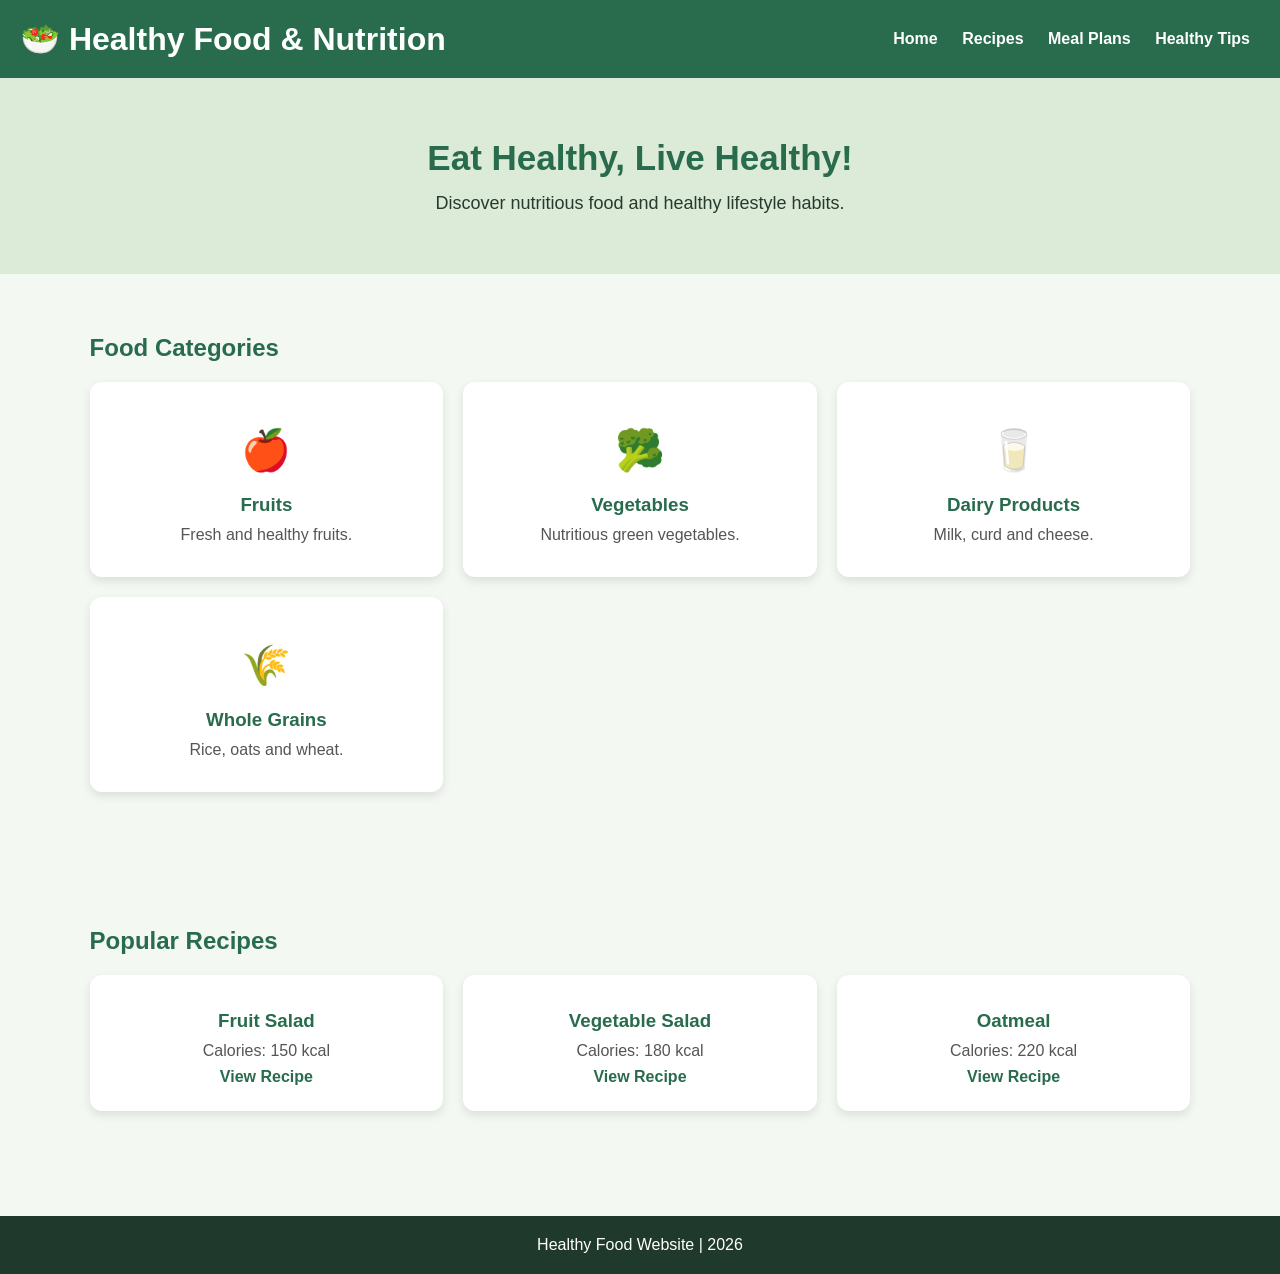
<file: index.html>
<!DOCTYPE html>
<html>
<head>
    <title>Healthy Food Website</title>
    <link rel="stylesheet" href="style.css">
</head>
<body>

<header>
    <h1>🥗 Healthy Food & Nutrition</h1>
    <nav>
        <a href="index.html">Home</a>
        <a href="recipes.html" target="_blank">Recipes</a>
        <a href="meal.html" target="_blank">Meal Plans</a>
        <a href="tips.html" target="_blank">Healthy Tips</a>
    </nav>
</header>

<section class="banner">
    <h1>Eat Healthy, Live Healthy!</h1>
    <p>Discover nutritious food and healthy lifestyle habits.</p>
</section>

<section class="container">
    <h2>Food Categories</h2>

    <div class="grid">
        <div class="card">
            <h2>🍎</h2>
            <h3>Fruits</h3>
            <p>Fresh and healthy fruits.</p>
        </div>

        <div class="card">
            <h2>🥦</h2>
            <h3>Vegetables</h3>
            <p>Nutritious green vegetables.</p>
        </div>

        <div class="card">
            <h2>🥛</h2>
            <h3>Dairy Products</h3>
            <p>Milk, curd and cheese.</p>
        </div>

        <div class="card">
            <h2>🌾</h2>
            <h3>Whole Grains</h3>
            <p>Rice, oats and wheat.</p>
        </div>
    </div>
</section>

<section class="container">
    <h2>Popular Recipes</h2>

    <div class="grid">
        <div class="card">
            <h3>Fruit Salad</h3>
            <p>Calories: 150 kcal</p>
            <a href="recipes.html" target="_blank">View Recipe</a>
        </div>

        <div class="card">
            <h3>Vegetable Salad</h3>
            <p>Calories: 180 kcal</p>
            <a href="recipes.html" target="_blank">View Recipe</a>
        </div>

        <div class="card">
            <h3>Oatmeal</h3>
            <p>Calories: 220 kcal</p>
            <a href="recipes.html" target="_blank">View Recipe</a>
        </div>
    </div>
</section>

<footer>
    <p>Healthy Food Website | 2026</p>
</footer>

</body>
</html>
</file>
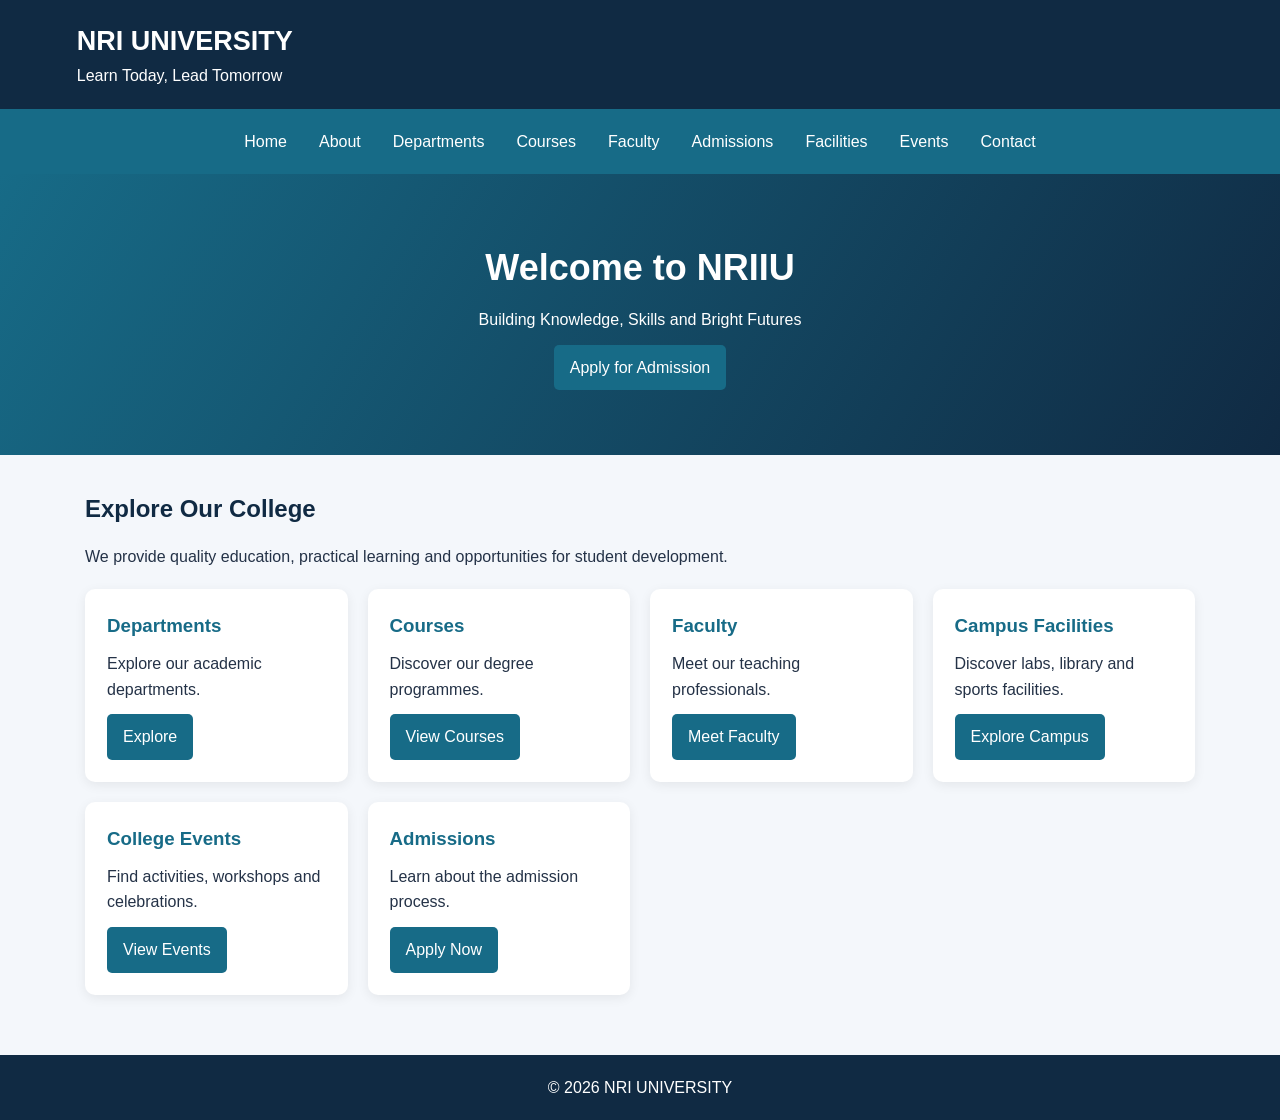
<file: New folder/index.html>
<!DOCTYPE html>
<html lang="en">
<head>
    <meta charset="UTF-8">
    <meta name="viewport" content="width=device-width, initial-scale=1.0">
    <title>NRI UNIVERSITY- Home</title>
    <link rel="stylesheet" href="style.css">
</head>
<body>

<header>
    <h1>NRI UNIVERSITY</h1>
    <p>Learn Today, Lead Tomorrow</p>
</header>

<nav>
    <a href="index.html">Home</a>
    <a href="about.html">About</a>
    <a href="departments.html">Departments</a>
    <a href="courses.html">Courses</a>
    <a href="faculty.html">Faculty</a>
    <a href="admissions.html">Admissions</a>
    <a href="facilities.html">Facilities</a>
    <a href="events.html">Events</a>
    <a href="contact.html">Contact</a>
</nav>

<section class="banner">
    <h2>Welcome to NRIIU</h2>
    <p>Building Knowledge, Skills and Bright Futures</p>
    <a class="button" href="admissions.html">Apply for Admission</a>
</section>

<main class="container">
    <h2>Explore Our College</h2>
    <p>We provide quality education, practical learning
       and opportunities for student development.</p>

    <div class="cards">
        <div class="card">
            <h3>Departments</h3>
            <p>Explore our academic departments.</p>
            <a class="button" href="departments.html">Explore</a>
        </div>

        <div class="card">
            <h3>Courses</h3>
            <p>Discover our degree programmes.</p>
            <a class="button" href="courses.html">View Courses</a>
        </div>

        <div class="card">
            <h3>Faculty</h3>
            <p>Meet our teaching professionals.</p>
            <a class="button" href="faculty.html">Meet Faculty</a>
        </div>

        <div class="card">
            <h3>Campus Facilities</h3>
            <p>Discover labs, library and sports facilities.</p>
            <a class="button" href="facilities.html">Explore Campus</a>
        </div>

        <div class="card">
            <h3>College Events</h3>
            <p>Find activities, workshops and celebrations.</p>
            <a class="button" href="events.html">View Events</a>
        </div>

        <div class="card">
            <h3>Admissions</h3>
            <p>Learn about the admission process.</p>
            <a class="button" href="admissions.html">Apply Now</a>
        </div>
    </div>
</main>

<footer>
    <p>&copy; 2026 NRI UNIVERSITY</p>
</footer>

</body>
</html>
</file>
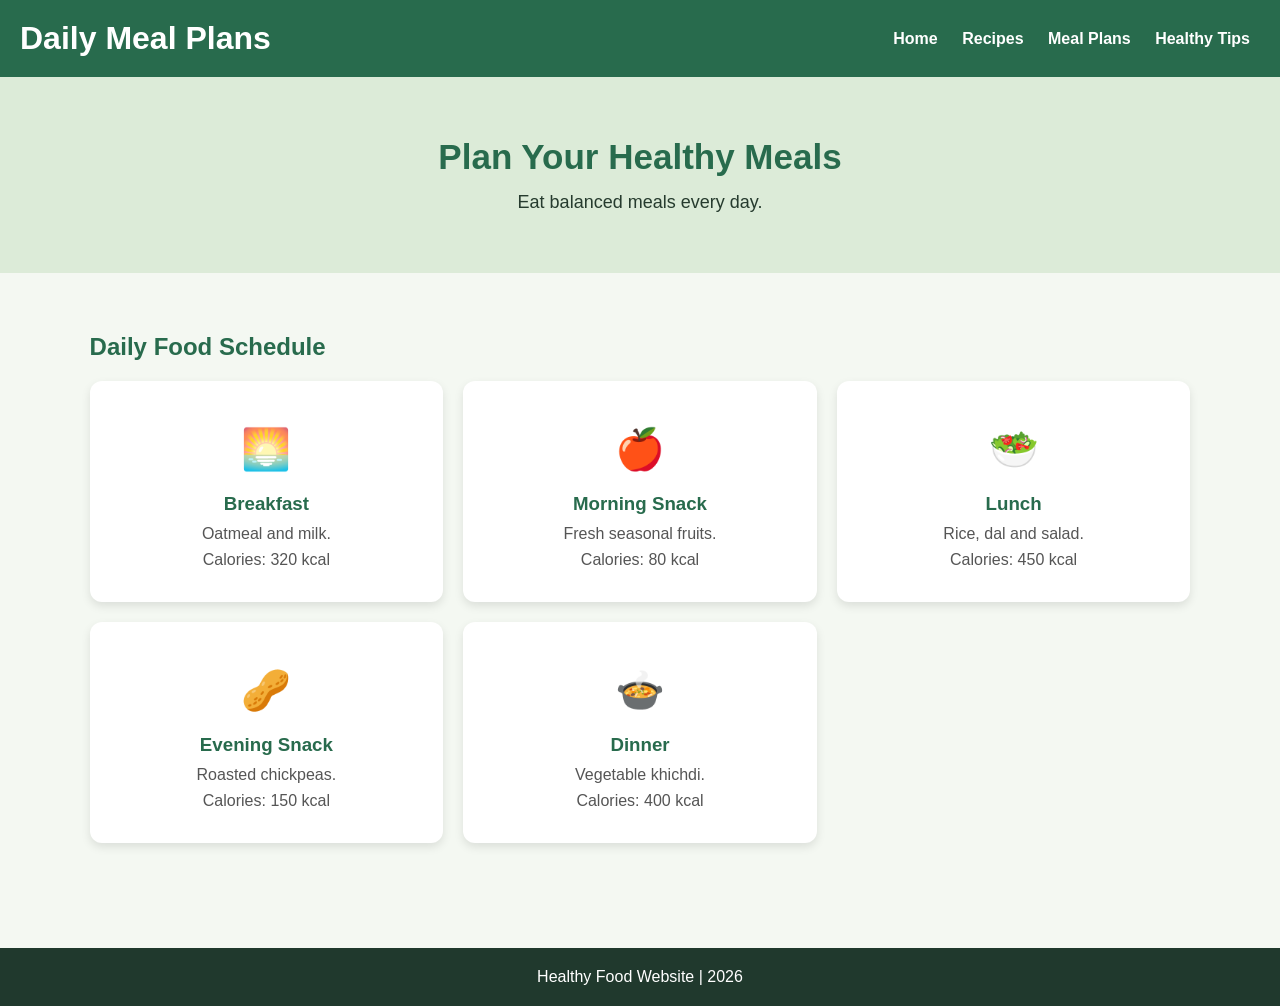
<file: meal.html>
<!DOCTYPE html>
<html>
<head>
    <title>Meal Plans</title>
    <link rel="stylesheet" href="style.css">
</head>
<body>

<header>
    <h1>Daily Meal Plans</h1>
    <nav>
        <a href="index.html" target="_blank">Home</a>
        <a href="recipes.html" target="_blank">Recipes</a>
        <a href="meal.html">Meal Plans</a>
        <a href="tips.html" target="_blank">Healthy Tips</a>
    </nav>
</header>

<section class="banner">
    <h1>Plan Your Healthy Meals</h1>
    <p>Eat balanced meals every day.</p>
</section>

<section class="container">
    <h2>Daily Food Schedule</h2>

    <div class="grid">

        <div class="card">
            <h2>🌅</h2>
            <h3>Breakfast</h3>
            <p>Oatmeal and milk.</p>
            <p>Calories: 320 kcal</p>
        </div>

        <div class="card">
            <h2>🍎</h2>
            <h3>Morning Snack</h3>
            <p>Fresh seasonal fruits.</p>
            <p>Calories: 80 kcal</p>
        </div>

        <div class="card">
            <h2>🥗</h2>
            <h3>Lunch</h3>
            <p>Rice, dal and salad.</p>
            <p>Calories: 450 kcal</p>
        </div>

        <div class="card">
            <h2>🥜</h2>
            <h3>Evening Snack</h3>
            <p>Roasted chickpeas.</p>
            <p>Calories: 150 kcal</p>
        </div>

        <div class="card">
            <h2>🍲</h2>
            <h3>Dinner</h3>
            <p>Vegetable khichdi.</p>
            <p>Calories: 400 kcal</p>
        </div>

    </div>
</section>

<footer>
    <p>Healthy Food Website | 2026</p>
</footer>

</body>
</html>
</file>
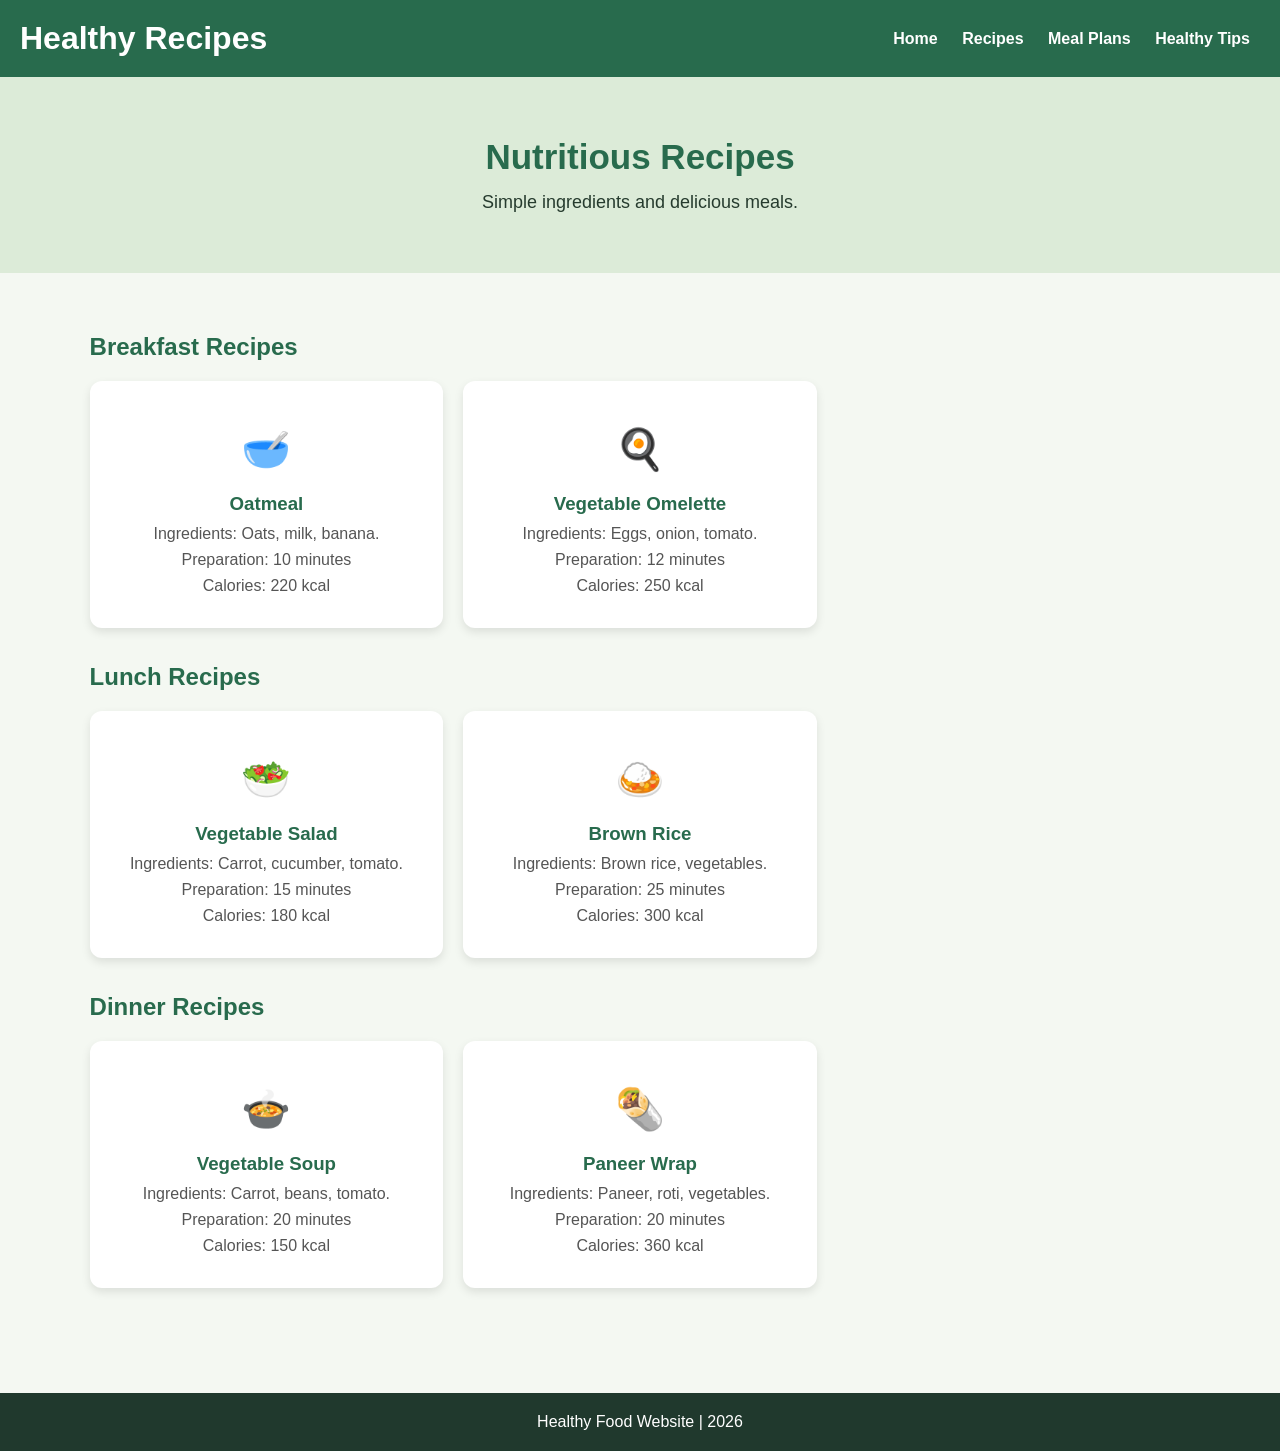
<file: recipes.html>
<!DOCTYPE html>
<html>
<head>
    <title>Healthy Recipes</title>
    <link rel="stylesheet" href="style.css">
</head>
<body>

<header>
    <h1>Healthy Recipes</h1>
    <nav>
        <a href="index.html" target="_blank">Home</a>
        <a href="recipes.html">Recipes</a>
        <a href="meal.html" target="_blank">Meal Plans</a>
        <a href="tips.html" target="_blank">Healthy Tips</a>
    </nav>
</header>

<section class="banner">
    <h1>Nutritious Recipes</h1>
    <p>Simple ingredients and delicious meals.</p>
</section>

<section class="container">
    <h2>Breakfast Recipes</h2>

    <div class="grid">
        <div class="card">
            <h2>🥣</h2>
            <h3>Oatmeal</h3>
            <p>Ingredients: Oats, milk, banana.</p>
            <p>Preparation: 10 minutes</p>
            <p>Calories: 220 kcal</p>
        </div>

        <div class="card">
            <h2>🍳</h2>
            <h3>Vegetable Omelette</h3>
            <p>Ingredients: Eggs, onion, tomato.</p>
            <p>Preparation: 12 minutes</p>
            <p>Calories: 250 kcal</p>
        </div>
    </div>

    <h2>Lunch Recipes</h2>

    <div class="grid">
        <div class="card">
            <h2>🥗</h2>
            <h3>Vegetable Salad</h3>
            <p>Ingredients: Carrot, cucumber, tomato.</p>
            <p>Preparation: 15 minutes</p>
            <p>Calories: 180 kcal</p>
        </div>

        <div class="card">
            <h2>🍛</h2>
            <h3>Brown Rice</h3>
            <p>Ingredients: Brown rice, vegetables.</p>
            <p>Preparation: 25 minutes</p>
            <p>Calories: 300 kcal</p>
        </div>
    </div>

    <h2>Dinner Recipes</h2>

    <div class="grid">
        <div class="card">
            <h2>🍲</h2>
            <h3>Vegetable Soup</h3>
            <p>Ingredients: Carrot, beans, tomato.</p>
            <p>Preparation: 20 minutes</p>
            <p>Calories: 150 kcal</p>
        </div>

        <div class="card">
            <h2>🌯</h2>
            <h3>Paneer Wrap</h3>
            <p>Ingredients: Paneer, roti, vegetables.</p>
            <p>Preparation: 20 minutes</p>
            <p>Calories: 360 kcal</p>
        </div>
    </div>
</section>

<footer>
    <p>Healthy Food Website | 2026</p>
</footer>

</body>
</html>
</file>
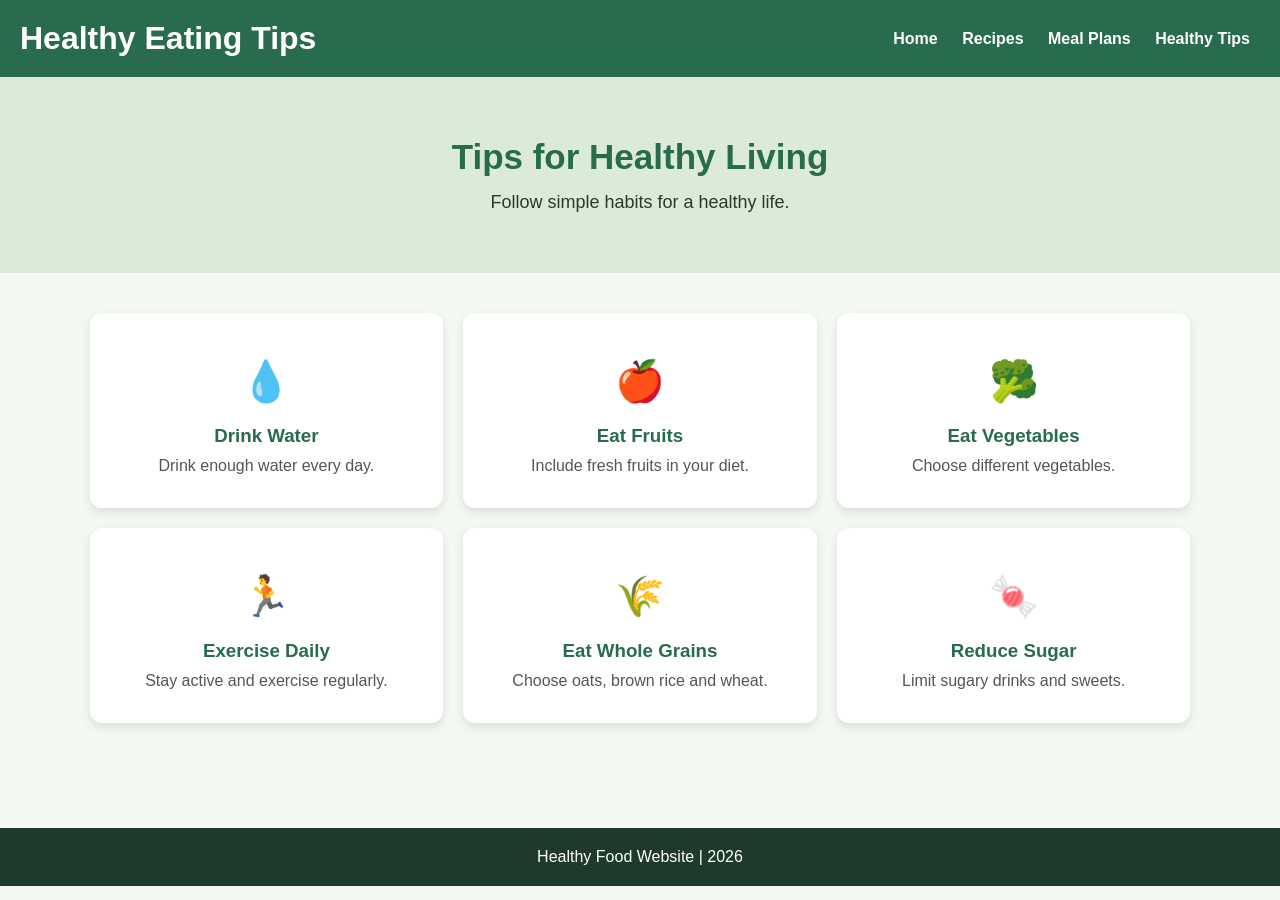
<file: tips.html>
<!DOCTYPE html>
<html>
<head>
    <title>Healthy Eating Tips</title>
    <link rel="stylesheet" href="style.css">
</head>
<body>

<header>
    <h1>Healthy Eating Tips</h1>
    <nav>
        <a href="index.html" target="_blank">Home</a>
        <a href="recipes.html" target="_blank">Recipes</a>
        <a href="meal.html" target="_blank">Meal Plans</a>
        <a href="tips.html">Healthy Tips</a>
    </nav>
</header>

<section class="banner">
    <h1>Tips for Healthy Living</h1>
    <p>Follow simple habits for a healthy life.</p>
</section>

<section class="container">
    <div class="grid">

        <div class="card">
            <h2>💧</h2>
            <h3>Drink Water</h3>
            <p>Drink enough water every day.</p>
        </div>

        <div class="card">
            <h2>🍎</h2>
            <h3>Eat Fruits</h3>
            <p>Include fresh fruits in your diet.</p>
        </div>

        <div class="card">
            <h2>🥦</h2>
            <h3>Eat Vegetables</h3>
            <p>Choose different vegetables.</p>
        </div>

        <div class="card">
            <h2>🏃</h2>
            <h3>Exercise Daily</h3>
            <p>Stay active and exercise regularly.</p>
        </div>

        <div class="card">
            <h2>🌾</h2>
            <h3>Eat Whole Grains</h3>
            <p>Choose oats, brown rice and wheat.</p>
        </div>

        <div class="card">
            <h2>🍬</h2>
            <h3>Reduce Sugar</h3>
            <p>Limit sugary drinks and sweets.</p>
        </div>

    </div>
</section>

<footer>
    <p>Healthy Food Website | 2026</p>
</footer>

</body>
</html>
</file>
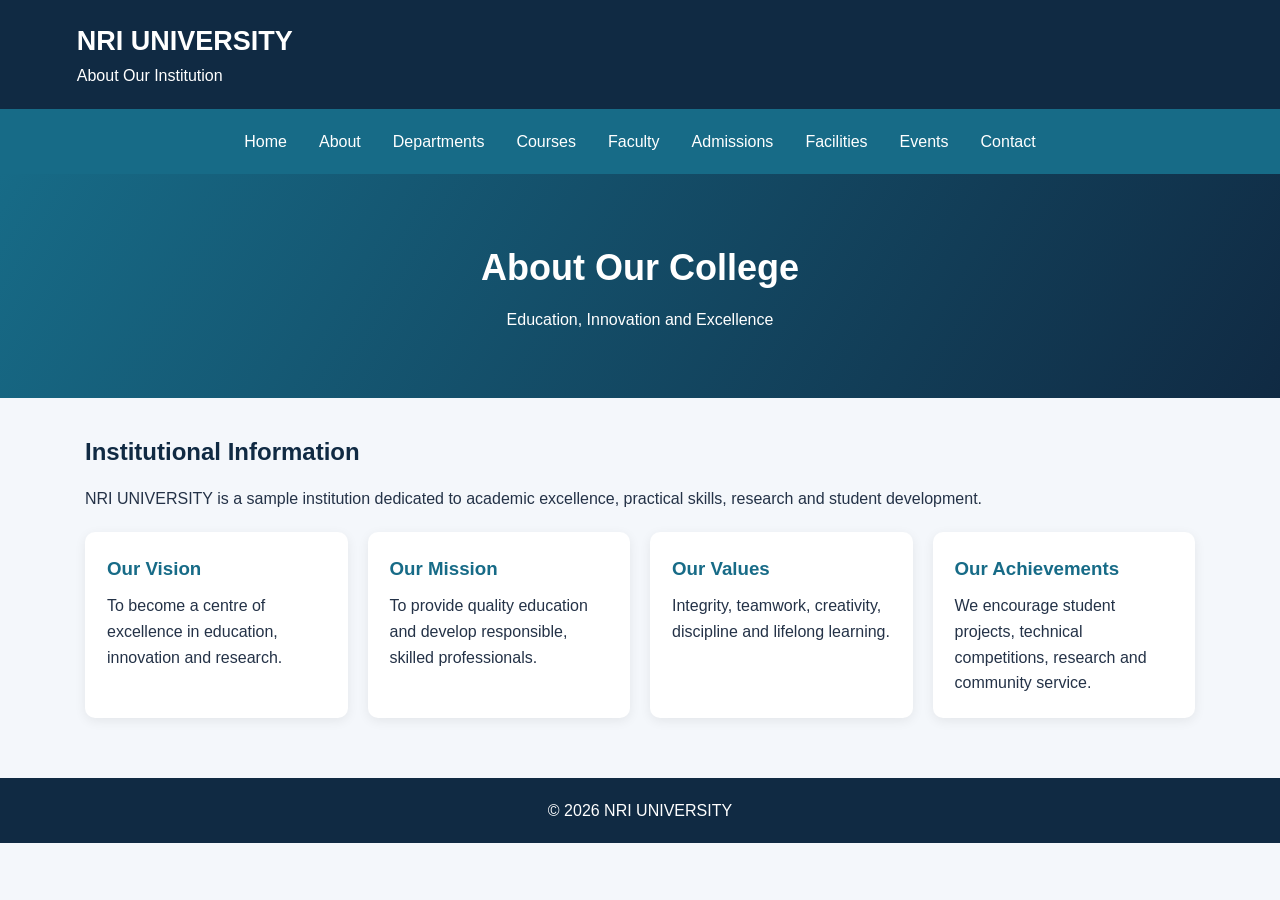
<file: New folder/about.html>
<!DOCTYPE html>
<html lang="en">
<head>
    <meta charset="UTF-8">
    <meta name="viewport" content="width=device-width, initial-scale=1.0">
    <title>About Us - NRI UNIVERSITY</title>
    <link rel="stylesheet" href="style.css">
</head>
<body>
<header><h1>NRI UNIVERSITY</h1><p>About Our Institution</p></header>
<nav>
    <a href="index.html">Home</a>
    <a href="about.html">About</a>
    <a href="departments.html">Departments</a>
    <a href="courses.html">Courses</a>
    <a href="faculty.html">Faculty</a>
    <a href="admissions.html">Admissions</a>
    <a href="facilities.html">Facilities</a>
    <a href="events.html">Events</a>
    <a href="contact.html">Contact</a>
</nav>
<section class="banner">
    <h2>About Our College</h2>
    <p>Education, Innovation and Excellence</p>
</section>
<main class="container">
    <h2>Institutional Information</h2>
    <p>NRI UNIVERSITY is a sample institution
    dedicated to academic excellence, practical skills,
    research and student development.</p>

    <div class="cards">
        <div class="card">
            <h3>Our Vision</h3>
            <p>To become a centre of excellence in education,
            innovation and research.</p>
        </div>
        <div class="card">
            <h3>Our Mission</h3>
            <p>To provide quality education and develop
            responsible, skilled professionals.</p>
        </div>
        <div class="card">
            <h3>Our Values</h3>
            <p>Integrity, teamwork, creativity, discipline
            and lifelong learning.</p>
        </div>
        <div class="card">
            <h3>Our Achievements</h3>
            <p>We encourage student projects, technical
            competitions, research and community service.</p>
        </div>
    </div>
</main>
<footer><p>&copy; 2026 NRI UNIVERSITY</p></footer>
</body>
</html>
</file>
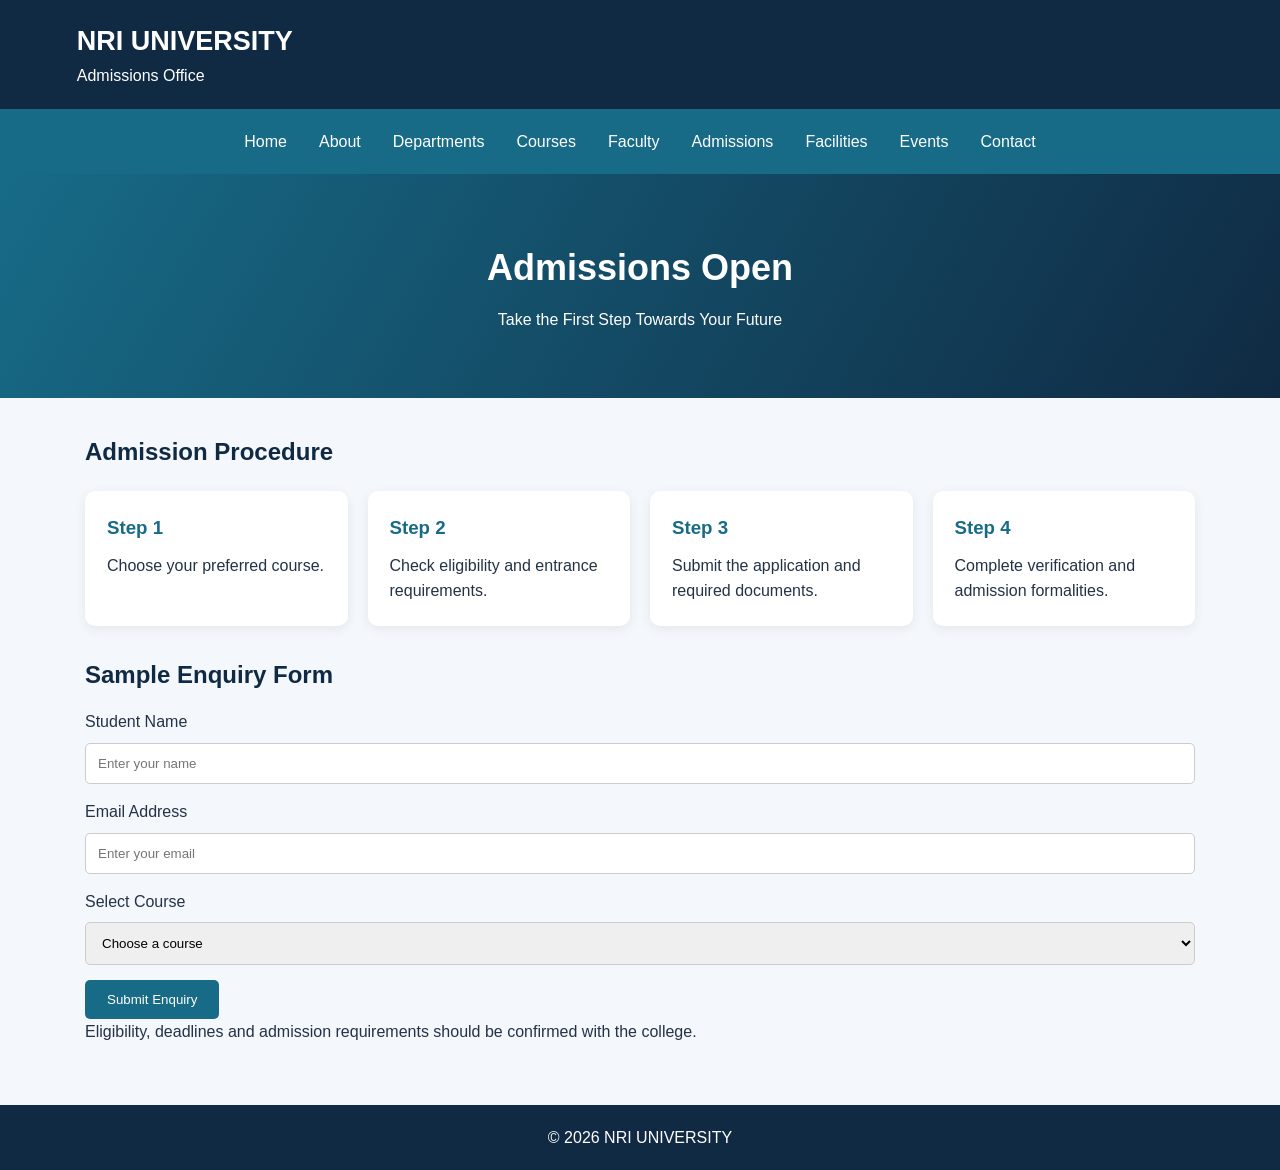
<file: New folder/admissions.html>
<!DOCTYPE html>
<html lang="en">
<head>
    <meta charset="UTF-8">
    <meta name="viewport" content="width=device-width, initial-scale=1.0">
    <title>Admissions - NRI UNIVERSITY</title>
    <link rel="stylesheet" href="style.css">
</head>
<body>
<header><h1>NRI UNIVERSITY</h1><p>Admissions Office</p></header>
<nav>
    <a href="index.html">Home</a>
    <a href="about.html">About</a>
    <a href="departments.html">Departments</a>
    <a href="courses.html">Courses</a>
    <a href="faculty.html">Faculty</a>
    <a href="admissions.html">Admissions</a>
    <a href="facilities.html">Facilities</a>
    <a href="events.html">Events</a>
    <a href="contact.html">Contact</a>
</nav>
<section class="banner">
    <h2>Admissions Open</h2>
    <p>Take the First Step Towards Your Future</p>
</section>
<main class="container">
    <h2>Admission Procedure</h2>
    <div class="cards">
        <div class="card">
            <h3>Step 1</h3>
            <p>Choose your preferred course.</p>
        </div>
        <div class="card">
            <h3>Step 2</h3>
            <p>Check eligibility and entrance requirements.</p>
        </div>
        <div class="card">
            <h3>Step 3</h3>
            <p>Submit the application and required documents.</p>
        </div>
        <div class="card">
            <h3>Step 4</h3>
            <p>Complete verification and admission formalities.</p>
        </div>
    </div>

    <h2 style="margin-top:30px;">Sample Enquiry Form</h2>
    <form action="#" method="get">
        <label for="student">Student Name</label>
        <input id="student" type="text" name="student"
               placeholder="Enter your name" required>

        <label for="email">Email Address</label>
        <input id="email" type="email" name="email"
               placeholder="Enter your email" required>

        <label for="course">Select Course</label>
        <select id="course" name="course" required>
            <option value="">Choose a course</option>
            <option>B.Tech Computer Science</option>
            <option>B.Tech AI and Data Science</option>
            <option>BBA</option>
            <option>BCA</option>
            <option>MBA</option>
        </select>

        <button type="submit">Submit Enquiry</button>
    </form>
    <p>Eligibility, deadlines and admission requirements
    should be confirmed with the college.</p>
</main>
<footer><p>&copy; 2026 NRI UNIVERSITY</p></footer>
</body>
</html>
</file>
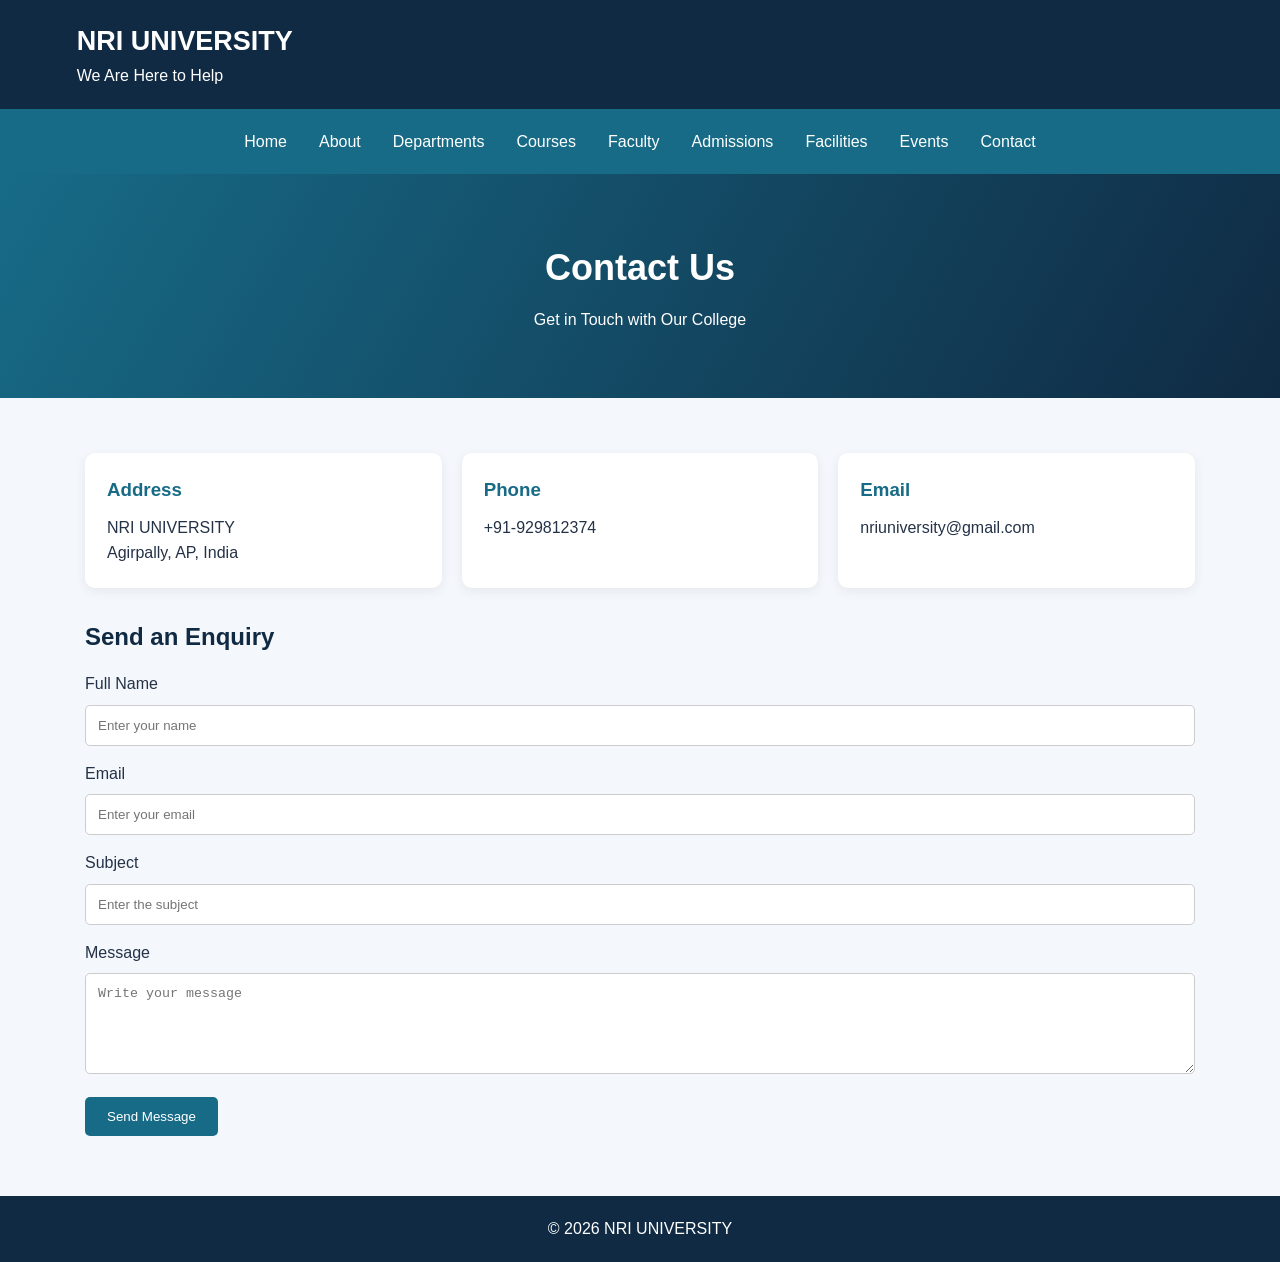
<file: New folder/contact.html>
<!DOCTYPE html>
<html lang="en">
<head>
    <meta charset="UTF-8">
    <meta name="viewport" content="width=device-width, initial-scale=1.0">
    <title>Contact Us - NRI UNIVERSITY</title>
    <link rel="stylesheet" href="style.css">
</head>
<body>
<header><h1>NRI UNIVERSITY</h1><p>We Are Here to Help</p></header>
<nav>
    <a href="index.html">Home</a>
    <a href="about.html">About</a>
    <a href="departments.html">Departments</a>
    <a href="courses.html">Courses</a>
    <a href="faculty.html">Faculty</a>
    <a href="admissions.html">Admissions</a>
    <a href="facilities.html">Facilities</a>
    <a href="events.html">Events</a>
    <a href="contact.html">Contact</a>
</nav>
<section class="banner">
    <h2>Contact Us</h2>
    <p>Get in Touch with Our College</p>
</section>
<main class="container">
    <div class="cards">
        <div class="card">
            <h3>Address</h3>
            <p>NRI UNIVERSITY</p>
            <p>Agirpally, AP, India</p>
        </div>
        <div class="card">
            <h3>Phone</h3>
            <p>+91-929812374</p>
        </div>
        <div class="card">
            <h3>Email</h3>
            <p>nriuniversity@gmail.com</p>
        </div>
    </div>

    <h2 style="margin-top:30px;">Send an Enquiry</h2>
    <form action="#" method="get">
        <label for="name">Full Name</label>
        <input type="text" id="name" name="name"
               placeholder="Enter your name" required>

        <label for="mail">Email</label>
        <input type="email" id="mail" name="email"
               placeholder="Enter your email" required>

        <label for="subject">Subject</label>
        <input type="text" id="subject" name="subject"
               placeholder="Enter the subject" required>

        <label for="message">Message</label>
        <textarea id="message" name="message" rows="5"
                  placeholder="Write your message" required></textarea>

        <button type="submit">Send Message</button>
    </form>
</main>
<footer><p>&copy; 2026 NRI UNIVERSITY</p></footer>
</body>
</html>
</file>
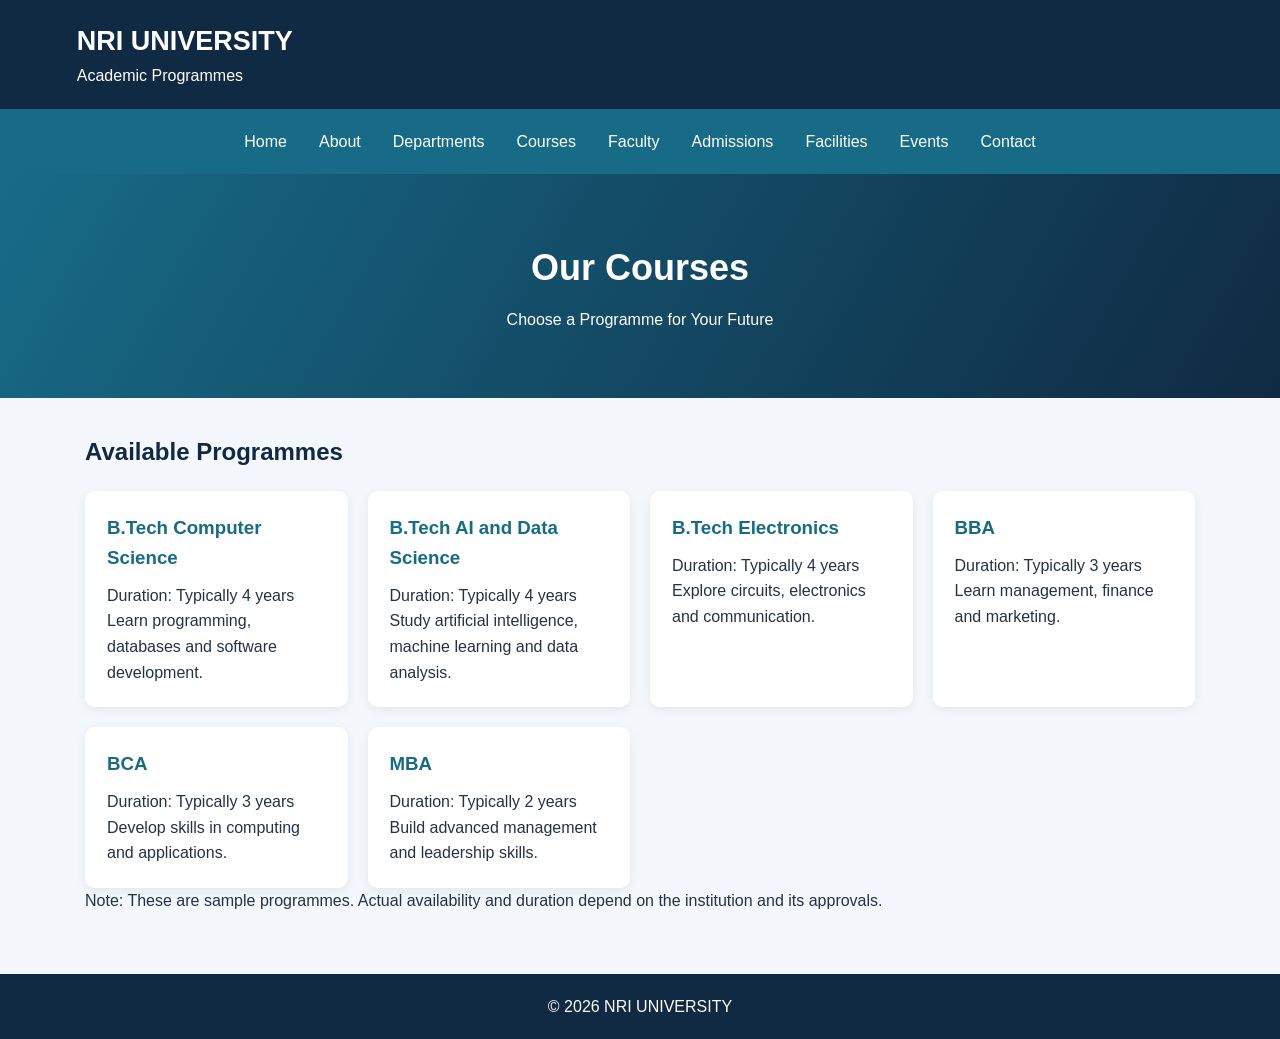
<file: New folder/courses.html>
<!DOCTYPE html>
<html lang="en">
<head>
    <meta charset="UTF-8">
    <meta name="viewport" content="width=device-width, initial-scale=1.0">
    <title>Courses - NRI UNIVERSITY</title>
    <link rel="stylesheet" href="style.css">
</head>
<body>
<header><h1>NRI UNIVERSITY</h1><p>Academic Programmes</p></header>
<nav>
    <a href="index.html">Home</a>
    <a href="about.html">About</a>
    <a href="departments.html">Departments</a>
    <a href="courses.html">Courses</a>
    <a href="faculty.html">Faculty</a>
    <a href="admissions.html">Admissions</a>
    <a href="facilities.html">Facilities</a>
    <a href="events.html">Events</a>
    <a href="contact.html">Contact</a>
</nav>
<section class="banner">
    <h2>Our Courses</h2>
    <p>Choose a Programme for Your Future</p>
</section>
<main class="container">
    <h2>Available Programmes</h2>
    <div class="cards">
        <div class="card">
            <h3>B.Tech Computer Science</h3>
            <p>Duration: Typically 4 years</p>
            <p>Learn programming, databases and software development.</p>
        </div>
        <div class="card">
            <h3>B.Tech AI and Data Science</h3>
            <p>Duration: Typically 4 years</p>
            <p>Study artificial intelligence, machine learning
            and data analysis.</p>
        </div>
        <div class="card">
            <h3>B.Tech Electronics</h3>
            <p>Duration: Typically 4 years</p>
            <p>Explore circuits, electronics and communication.</p>
        </div>
        <div class="card">
            <h3>BBA</h3>
            <p>Duration: Typically 3 years</p>
            <p>Learn management, finance and marketing.</p>
        </div>
        <div class="card">
            <h3>BCA</h3>
            <p>Duration: Typically 3 years</p>
            <p>Develop skills in computing and applications.</p>
        </div>
        <div class="card">
            <h3>MBA</h3>
            <p>Duration: Typically 2 years</p>
            <p>Build advanced management and leadership skills.</p>
        </div>
    </div>
    <p>Note: These are sample programmes. Actual availability
    and duration depend on the institution and its approvals.</p>
</main>
<footer><p>&copy; 2026 NRI UNIVERSITY</p></footer>
</body>
</html>
</file>
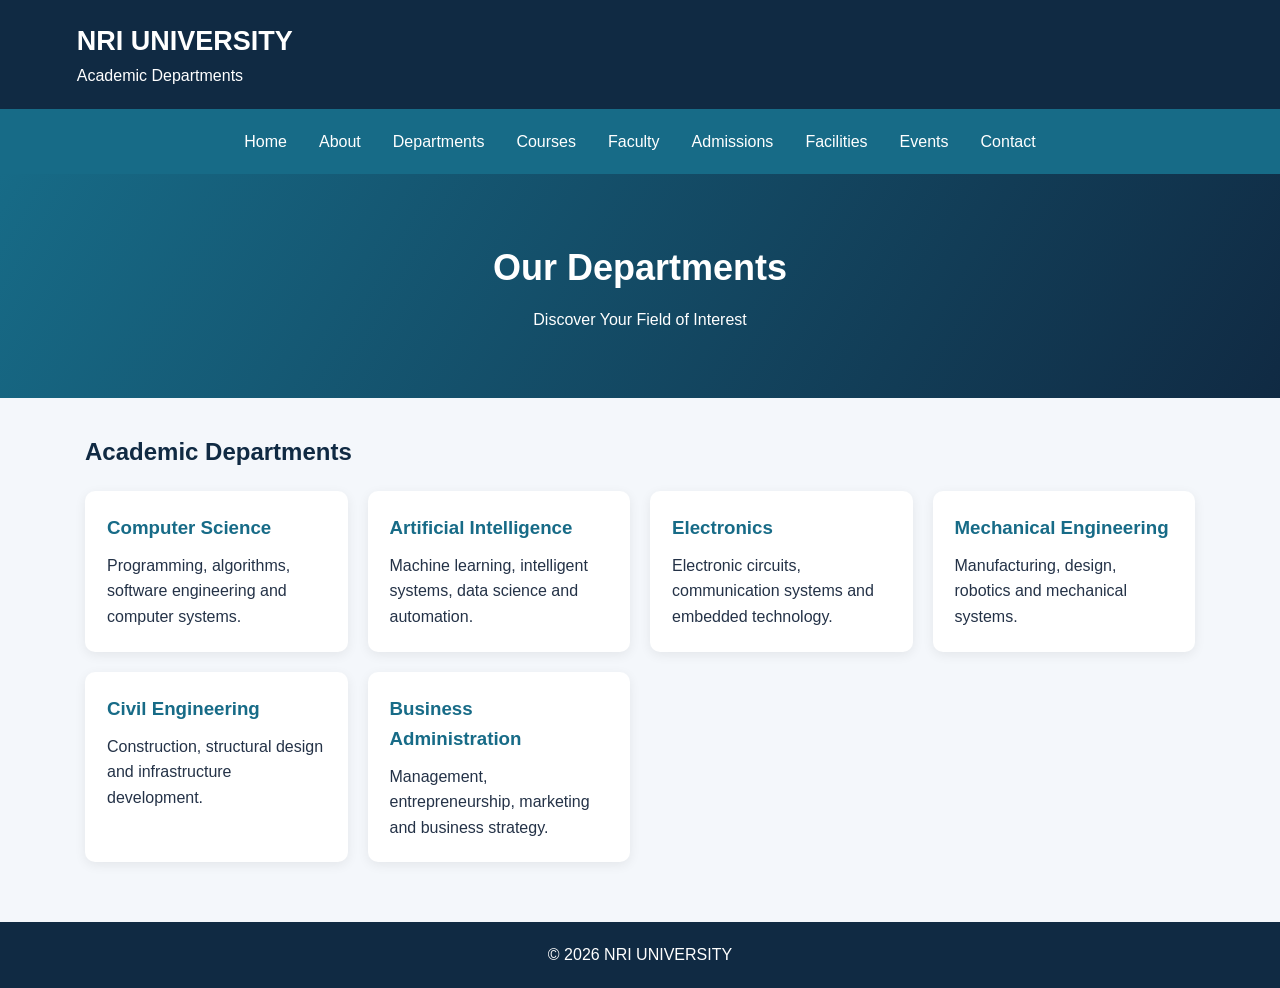
<file: New folder/departments.html>
<!DOCTYPE html>
<html lang="en">
<head>
    <meta charset="UTF-8">
    <meta name="viewport" content="width=device-width, initial-scale=1.0">
    <title>Departments - NRI UNIVERSITY</title>
    <link rel="stylesheet" href="style.css">
</head>
<body>
<header><h1>NRI UNIVERSITY</h1><p>Academic Departments</p></header>
<nav>
    <a href="index.html">Home</a>
    <a href="about.html">About</a>
    <a href="departments.html">Departments</a>
    <a href="courses.html">Courses</a>
    <a href="faculty.html">Faculty</a>
    <a href="admissions.html">Admissions</a>
    <a href="facilities.html">Facilities</a>
    <a href="events.html">Events</a>
    <a href="contact.html">Contact</a>
</nav>
<section class="banner">
    <h2>Our Departments</h2>
    <p>Discover Your Field of Interest</p>
</section>
<main class="container">
    <h2>Academic Departments</h2>
    <div class="cards">
        <div class="card">
            <h3>Computer Science</h3>
            <p>Programming, algorithms, software engineering
            and computer systems.</p>
        </div>
        <div class="card">
            <h3>Artificial Intelligence</h3>
            <p>Machine learning, intelligent systems,
            data science and automation.</p>
        </div>
        <div class="card">
            <h3>Electronics</h3>
            <p>Electronic circuits, communication systems
            and embedded technology.</p>
        </div>
        <div class="card">
            <h3>Mechanical Engineering</h3>
            <p>Manufacturing, design, robotics
            and mechanical systems.</p>
        </div>
        <div class="card">
            <h3>Civil Engineering</h3>
            <p>Construction, structural design
            and infrastructure development.</p>
        </div>
        <div class="card">
            <h3>Business Administration</h3>
            <p>Management, entrepreneurship, marketing
            and business strategy.</p>
        </div>
    </div>
</main>
<footer><p>&copy; 2026 NRI UNIVERSITY</p></footer>
</body>
</html>
</file>
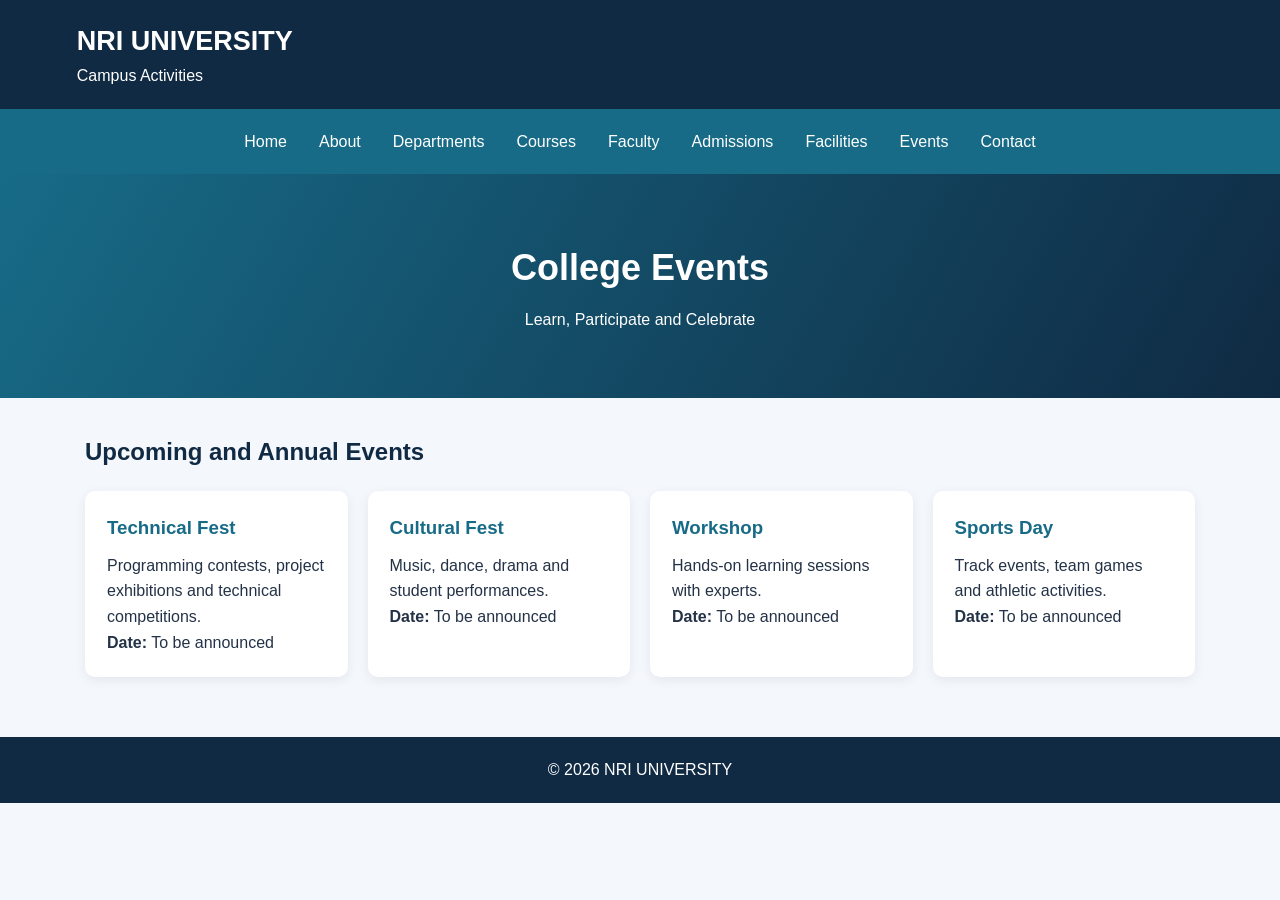
<file: New folder/events.html>
<!DOCTYPE html>
<html lang="en">
<head>
    <meta charset="UTF-8">
    <meta name="viewport" content="width=device-width, initial-scale=1.0">
    <title>Events - NRI UNIVERSITY</title>
    <link rel="stylesheet" href="style.css">
</head>
<body>
<header><h1>NRI UNIVERSITY</h1><p>Campus Activities</p></header>
<nav>
    <a href="index.html">Home</a>
    <a href="about.html">About</a>
    <a href="departments.html">Departments</a>
    <a href="courses.html">Courses</a>
    <a href="faculty.html">Faculty</a>
    <a href="admissions.html">Admissions</a>
    <a href="facilities.html">Facilities</a>
    <a href="events.html">Events</a>
    <a href="contact.html">Contact</a>
</nav>
<section class="banner">
    <h2>College Events</h2>
    <p>Learn, Participate and Celebrate</p>
</section>
<main class="container">
    <h2>Upcoming and Annual Events</h2>
    <div class="cards">
        <div class="card">
            <h3>Technical Fest</h3>
            <p>Programming contests, project exhibitions
            and technical competitions.</p>
            <p><b>Date:</b> To be announced</p>
        </div>
        <div class="card">
            <h3>Cultural Fest</h3>
            <p>Music, dance, drama and student performances.</p>
            <p><b>Date:</b> To be announced</p>
        </div>
        <div class="card">
            <h3>Workshop</h3>
            <p>Hands-on learning sessions with experts.</p>
            <p><b>Date:</b> To be announced</p>
        </div>
        <div class="card">
            <h3>Sports Day</h3>
            <p>Track events, team games and athletic activities.</p>
            <p><b>Date:</b> To be announced</p>
        </div>
    </div>
</main>
<footer><p>&copy; 2026 NRI UNIVERSITY</p></footer>
</body>
</html>
</file>
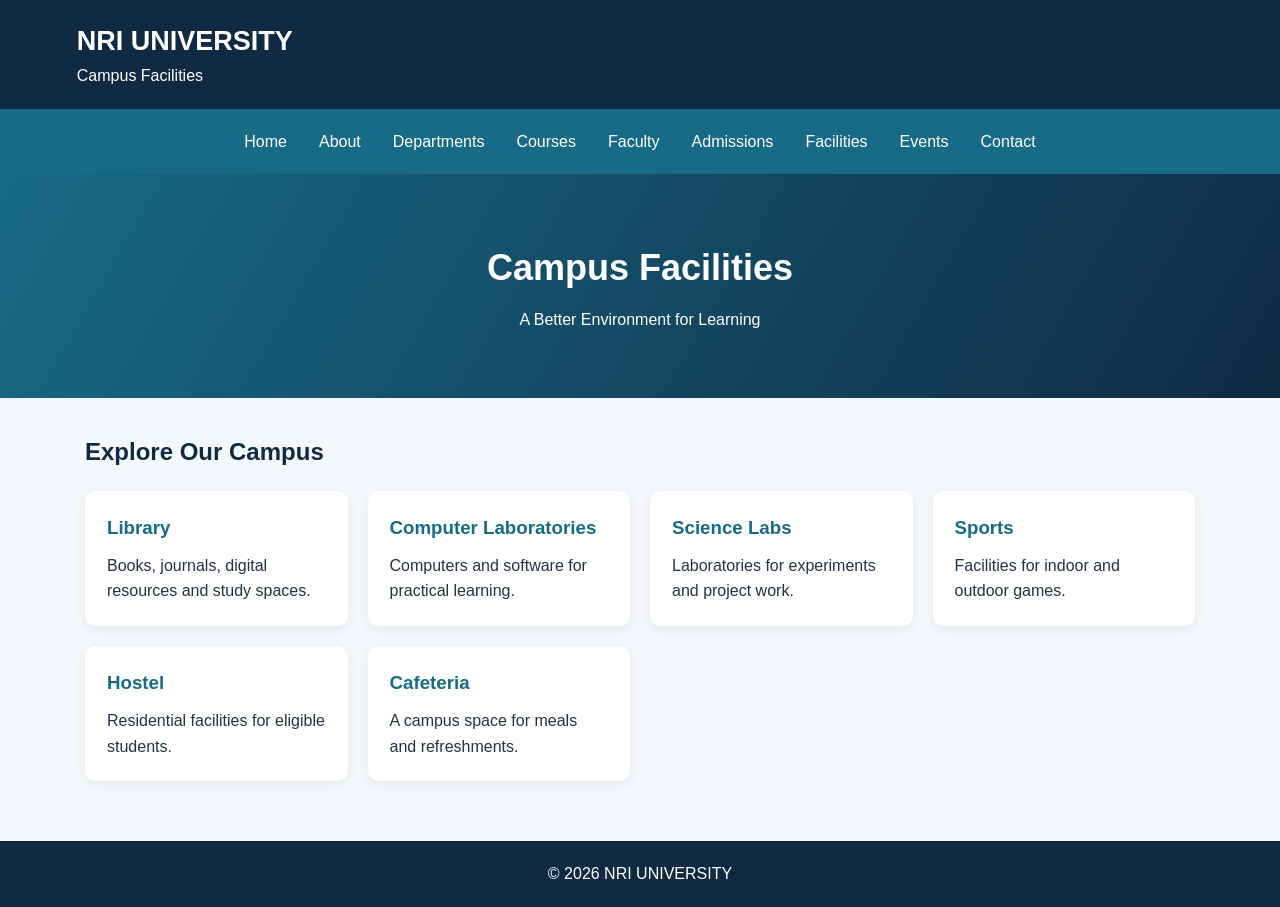
<file: New folder/facilities.html>
<!DOCTYPE html>
<html lang="en">
<head>
    <meta charset="UTF-8">
    <meta name="viewport" content="width=device-width, initial-scale=1.0">
    <title>Facilities - NRI UNIVERSITY</title>
    <link rel="stylesheet" href="style.css">
</head>
<body>
<header><h1>NRI UNIVERSITY</h1><p>Campus Facilities</p></header>
<nav>
    <a href="index.html">Home</a>
    <a href="about.html">About</a>
    <a href="departments.html">Departments</a>
    <a href="courses.html">Courses</a>
    <a href="faculty.html">Faculty</a>
    <a href="admissions.html">Admissions</a>
    <a href="facilities.html">Facilities</a>
    <a href="events.html">Events</a>
    <a href="contact.html">Contact</a>
</nav>
<section class="banner">
    <h2>Campus Facilities</h2>
    <p>A Better Environment for Learning</p>
</section>
<main class="container">
    <h2>Explore Our Campus</h2>
    <div class="cards">
        <div class="card">
            <h3>Library</h3>
            <p>Books, journals, digital resources and study spaces.</p>
        </div>
        <div class="card">
            <h3>Computer Laboratories</h3>
            <p>Computers and software for practical learning.</p>
        </div>
        <div class="card">
            <h3>Science Labs</h3>
            <p>Laboratories for experiments and project work.</p>
        </div>
        <div class="card">
            <h3>Sports</h3>
            <p>Facilities for indoor and outdoor games.</p>
        </div>
        <div class="card">
            <h3>Hostel</h3>
            <p>Residential facilities for eligible students.</p>
        </div>
        <div class="card">
            <h3>Cafeteria</h3>
            <p>A campus space for meals and refreshments.</p>
        </div>
    </div>
</main>
<footer><p>&copy; 2026 NRI UNIVERSITY</p></footer>
</body>
</html>
</file>
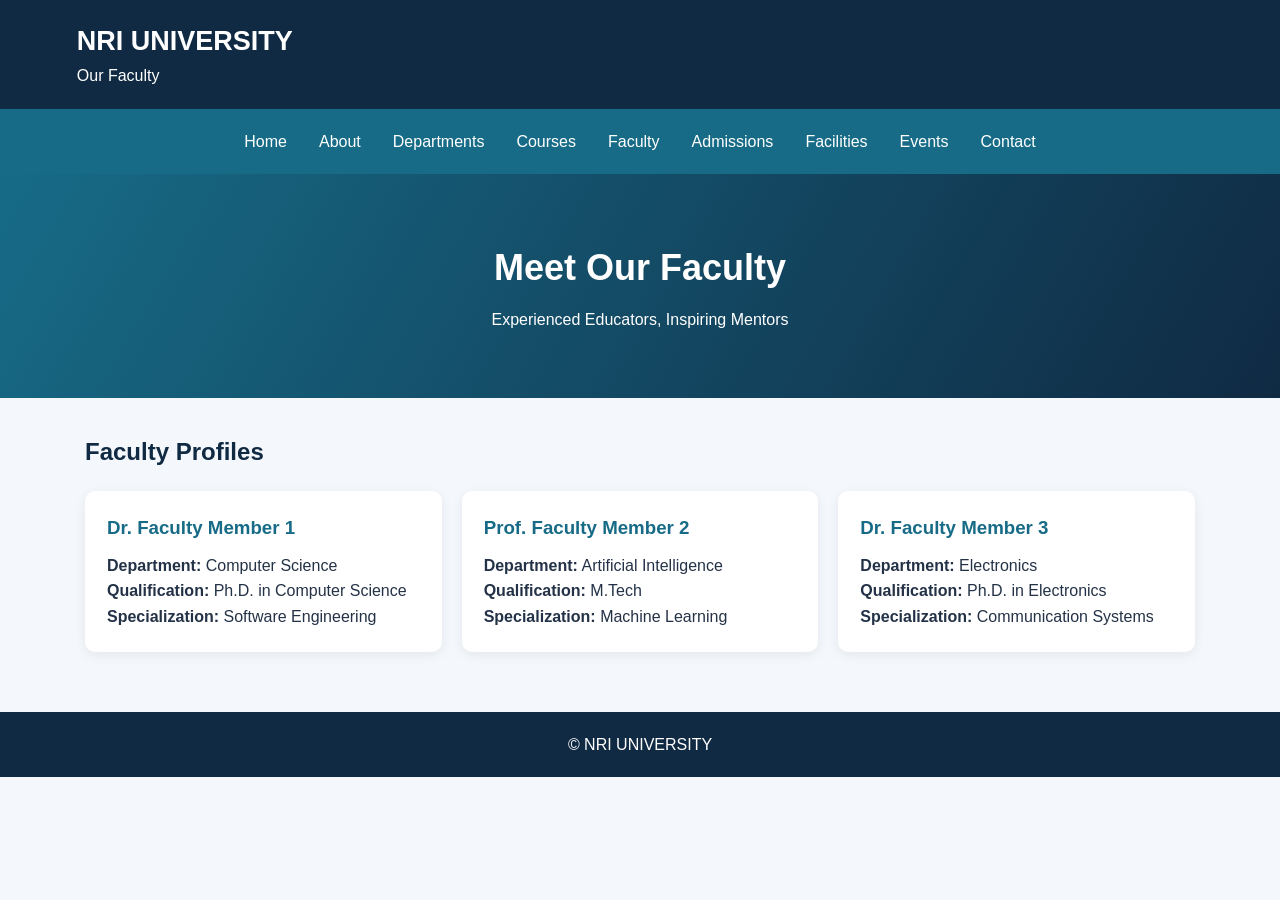
<file: New folder/faculty.html>
<!DOCTYPE html>
<html lang="en">
<head>
    <meta charset="UTF-8">
    <meta name="viewport" content="width=device-width, initial-scale=1.0">
    <title>Faculty - NRI UNIVERSITY</title>
    <link rel="stylesheet" href="style.css">
</head>
<body>
<header><h1>NRI UNIVERSITY</h1><p>Our Faculty</p></header>
<nav>
    <a href="index.html">Home</a>
    <a href="about.html">About</a>
    <a href="departments.html">Departments</a>
    <a href="courses.html">Courses</a>
    <a href="faculty.html">Faculty</a>
    <a href="admissions.html">Admissions</a>
    <a href="facilities.html">Facilities</a>
    <a href="events.html">Events</a>
    <a href="contact.html">Contact</a>
</nav>
<section class="banner">
    <h2>Meet Our Faculty</h2>
    <p>Experienced Educators, Inspiring Mentors</p>
</section>
<main class="container">
    <h2>Faculty Profiles</h2>
    <div class="cards">
        <div class="card">
            <h3>Dr. Faculty Member 1</h3>
            <p><b>Department:</b> Computer Science</p>
            <p><b>Qualification:</b> Ph.D. in Computer Science</p>
            <p><b>Specialization:</b> Software Engineering</p>
        </div>
        <div class="card">
            <h3>Prof. Faculty Member 2</h3>
            <p><b>Department:</b> Artificial Intelligence</p>
            <p><b>Qualification:</b> M.Tech</p>
            <p><b>Specialization:</b> Machine Learning</p>
        </div>
        <div class="card">
            <h3>Dr. Faculty Member 3</h3>
            <p><b>Department:</b> Electronics</p>
            <p><b>Qualification:</b> Ph.D. in Electronics</p>
            <p><b>Specialization:</b> Communication Systems</p>
        </div>
    </div>
</main>
<footer><p>&copy; NRI UNIVERSITY</p></footer>
</body>
</html>
</file>
<file: style.css>
* {
    margin: 0;
    padding: 0;
    box-sizing: border-box;
}

body {
    font-family: Arial, sans-serif;
    background-color: #f4f8f2;
    color: #263b2e;
}

header {
    background-color: #286b4d;
    color: white;
    padding: 20px;
    display: flex;
    justify-content: space-between;
    align-items: center;
    flex-wrap: wrap;
}

nav a {
    color: white;
    text-decoration: none;
    margin: 10px;
    font-weight: bold;
}

nav a:hover {
    color: yellow;
}

.banner {
    background-color: #dcebd8;
    text-align: center;
    padding: 60px 20px;
}

.banner h1 {
    color: #286b4d;
    font-size: 35px;
    margin-bottom: 15px;
}

.banner p {
    font-size: 18px;
}

.container {
    padding: 40px 7%;
}

.container h2 {
    color: #286b4d;
    margin-bottom: 20px;
    margin-top: 20px;
}

.grid {
    display: grid;
    grid-template-columns: repeat(3, 1fr);
    gap: 20px;
    margin-bottom: 35px;
}

.card {
    background-color: white;
    padding: 25px;
    text-align: center;
    border-radius: 12px;
    box-shadow: 0 4px 10px rgba(0,0,0,0.1);
    transition: 0.3s;
}

.card:hover {
    transform: translateY(-5px);
}

.card h2 {
    font-size: 40px;
}

.card h3 {
    color: #286b4d;
    margin: 10px;
}

.card p {
    margin: 8px;
    color: #555;
}

.card a {
    color: #286b4d;
    text-decoration: none;
    font-weight: bold;
}

footer {
    background-color: #20392d;
    color: white;
    text-align: center;
    padding: 20px;
    margin-top: 30px;
}

@media(max-width: 768px) {
    .grid {
        grid-template-columns: repeat(2, 1fr);
    }

    header {
        flex-direction: column;
        gap: 15px;
    }
}

@media(max-width: 480px) {
    .grid {
        grid-template-columns: 1fr;
    }

    nav a {
        display: inline-block;
        margin: 5px;
    }
}
</file>
<file: New folder/style.css>
* {
    margin: 0;
    padding: 0;
    box-sizing: border-box;
}

body {
    font-family: Arial, sans-serif;
    line-height: 1.6;
    color: #243247;
    background: #f4f7fb;
}

header {
    background: #102a43;
    color: white;
    padding: 20px 6%;
}

header h1 {
    font-size: 27px;
}

nav {
    background: #176b87;
    padding: 12px 5%;
    display: flex;
    justify-content: center;
    flex-wrap: wrap;
    gap: 8px;
}

nav a {
    color: white;
    text-decoration: none;
    padding: 8px 12px;
    border-radius: 5px;
}

nav a:hover {
    background: #102a43;
}

.banner {
    background: linear-gradient(120deg, #176b87, #102a43);
    color: white;
    text-align: center;
    padding: 65px 20px;
}

.banner h2 {
    font-size: 36px;
    margin-bottom: 10px;
}

.container {
    max-width: 1150px;
    margin: auto;
    padding: 35px 20px;
}

.container h2 {
    margin-bottom: 15px;
    color: #102a43;
}

.cards {
    display: grid;
    grid-template-columns: repeat(auto-fit, minmax(230px, 1fr));
    gap: 20px;
    margin-top: 20px;
}

.card {
    background: white;
    padding: 22px;
    border-radius: 10px;
    box-shadow: 0 3px 12px #00000012;
}

.card h3 {
    color: #176b87;
    margin-bottom: 10px;
}

.button {
    display: inline-block;
    background: #176b87;
    color: white;
    padding: 10px 16px;
    margin-top: 12px;
    text-decoration: none;
    border-radius: 5px;
}

.button:hover {
    background: #102a43;
}

ul {
    padding-left: 22px;
}

footer {
    background: #102a43;
    color: white;
    text-align: center;
    padding: 20px;
    margin-top: 25px;
}

form input, form textarea, form select {
    width: 100%;
    padding: 12px;
    margin: 8px 0 15px;
    border: 1px solid #ccc;
    border-radius: 5px;
}

form button {
    background: #176b87;
    color: white;
    padding: 12px 22px;
    border: none;
    border-radius: 5px;
    cursor: pointer;
}

@media (max-width: 600px) {
    header {
        text-align: center;
    }

    .banner h2 {
        font-size: 28px;
    }

    nav a {
        padding: 7px;
        font-size: 14px;
    }
}
</file>
